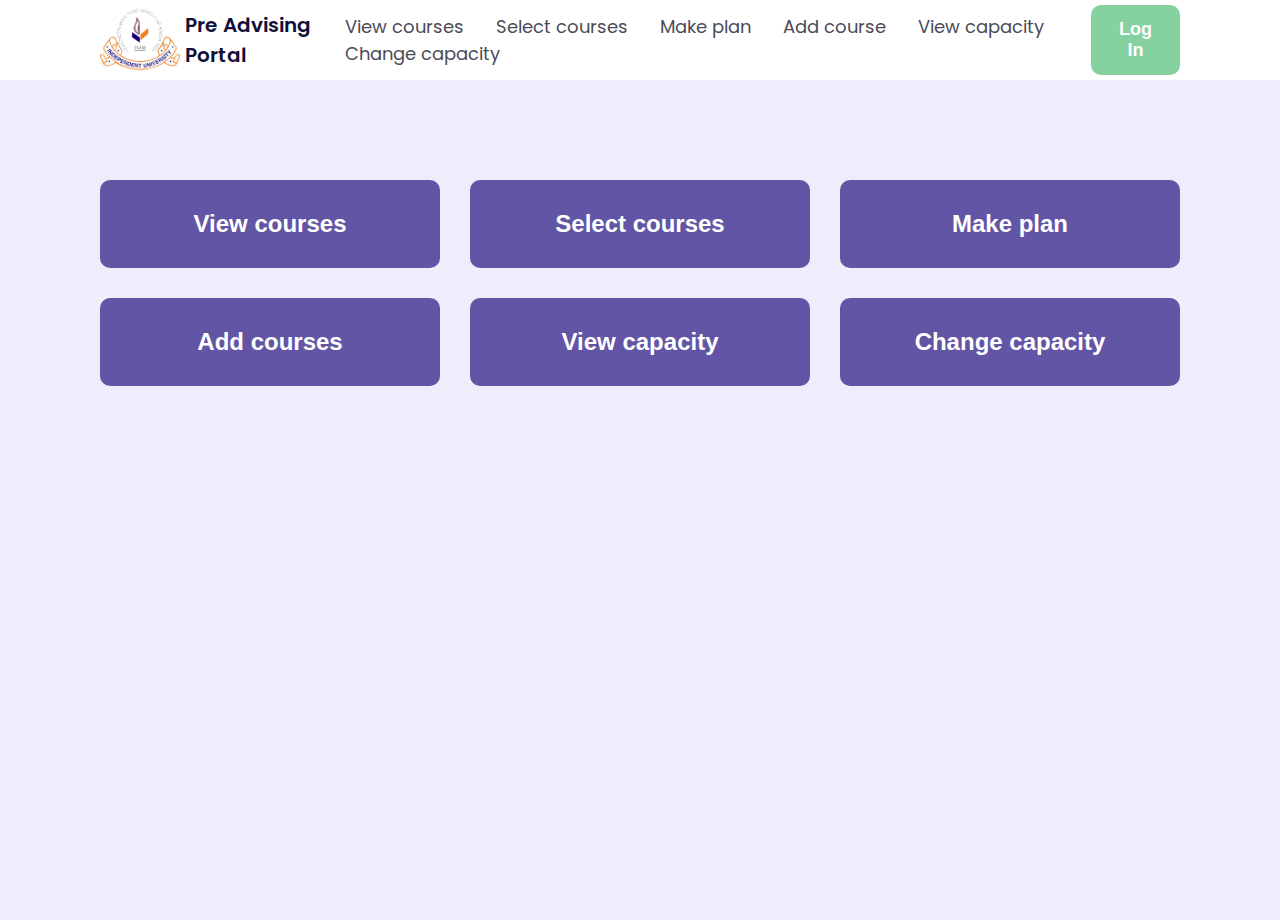
<file: index.html>
<!DOCTYPE html>
<html lang="en">

<head>
    <meta charset="UTF-8">
    <meta http-equiv="X-UA-Compatible" content="IE=edge">
    <meta name="viewport" content="width=device-width, initial-scale=1.0">
    <title>Pre Advising Portal</title>
    <!-- fonts -->
    <link rel="preconnect" href="https://fonts.googleapis.com">
    <link rel="preconnect" href="https://fonts.gstatic.com" crossorigin>
    <link href="https://fonts.googleapis.com/css2?family=Poppins:wght@400;500;600&display=swap" rel="stylesheet">
    <!-- stylesheets -->
    <link rel="stylesheet" href="./css/Navbar.css">
    <link rel="stylesheet" href="./css/common.css">
    <link rel="stylesheet" href="./css/Home.css">
</head>

<body>
    <header>
        <nav class="navbar">
            <a href="/index.html" class="logo-container">
                <img src="./images/iub.png" alt="" />
                <p>Pre Advising Portal</p>
            </a>
            <div class="nav-container">
                <a href="/viewCourses.html">View courses</a>
                <a href="/selectCourses.html">Select courses</a>
                <a href="/makePlan.html">Make plan</a>
                <a href="/addCourses.html">Add course</a>
                <a href="/viewCapacity.html">View capacity</a>
                <a href="/changeCapacity.html">Change capacity</a>
            </div>
            <button>Log In</button>
        </nav>
    </header>
    <main>
        <div class="container">
            <div class="home">
                <button id="viewCourses">View courses</button>
                <button id="selectCourses">Select courses</button>
                <button id="makePlan">Make plan</button>
                <button id="addCourses">Add courses</button>
                <button id="viewCapacity">View capacity</button>
                <button id="changeCapacity">Change capacity</button>
            </div>
        </div>
    </main>
    <script src="./js/Home.js"></script>
</body>

</html>
</file>
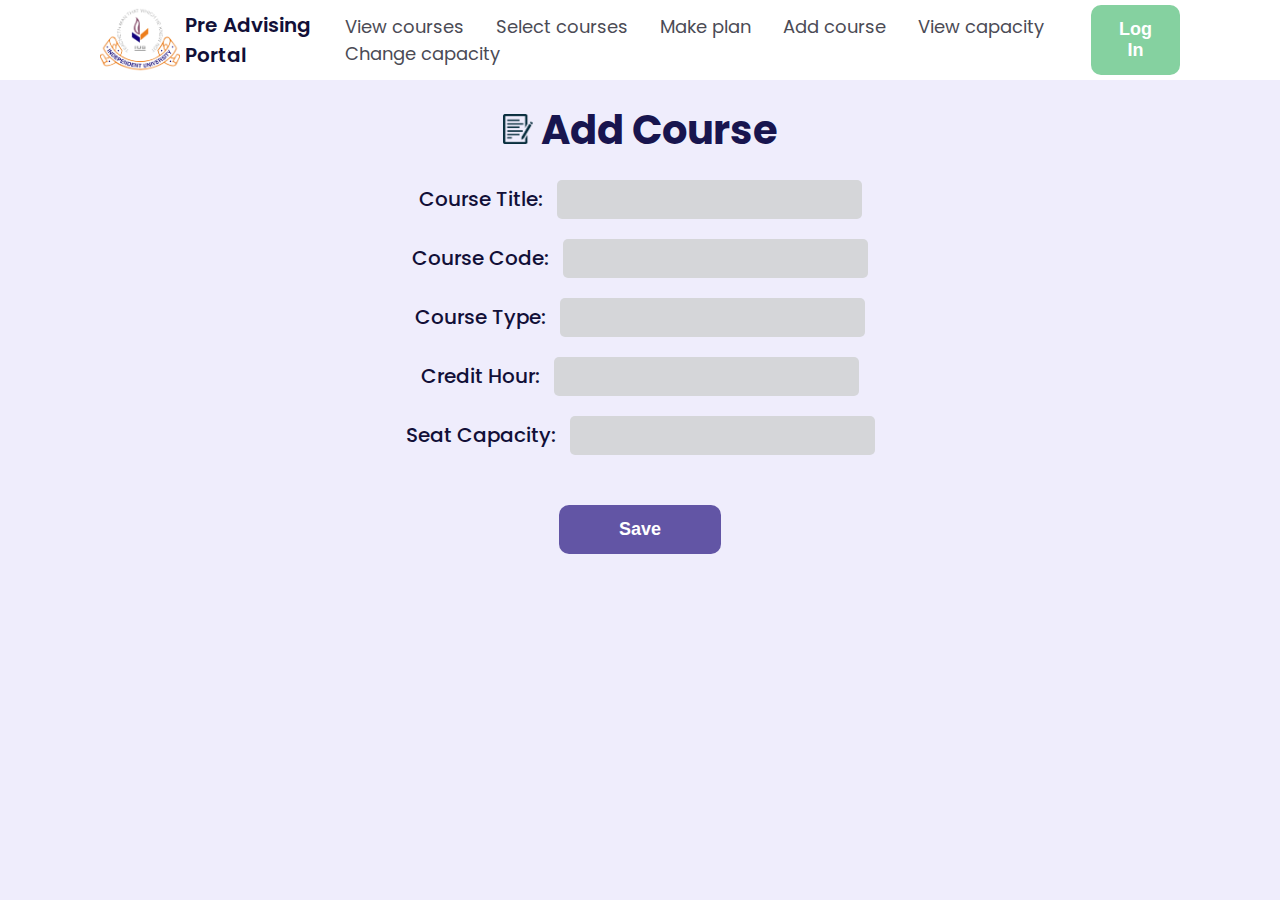
<file: addCourses.html>
<!DOCTYPE html>
<html lang="en">

<head>
    <meta charset="UTF-8">
    <meta http-equiv="X-UA-Compatible" content="IE=edge">
    <meta name="viewport" content="width=device-width, initial-scale=1.0">
    <title>Pre Advising Portal</title>
    <!-- fonts -->
    <link rel="preconnect" href="https://fonts.googleapis.com">
    <link rel="preconnect" href="https://fonts.gstatic.com" crossorigin>
    <link href="https://fonts.googleapis.com/css2?family=Poppins:wght@400;500;600&display=swap" rel="stylesheet">
    <!-- stylesheets -->
    <link rel="stylesheet" href="./css/Navbar.css">
    <link rel="stylesheet" href="./css/common.css">
    <link rel="stylesheet" href="./css/AddCourses.css">
</head>

<body>
    <header>
        <nav class="navbar">
            <a href="/index.html" class="logo-container">
                <img src="./images/iub.png" alt="" />
                <p>Pre Advising Portal</p>
            </a>
            <div class="nav-container">
                <a href="/viewCourses.html">View courses</a>
                <a href="/selectCourses.html">Select courses</a>
                <a href="/makePlan.html">Make plan</a>
                <a href="/addCourses.html">Add course</a>
                <a href="/viewCapacity.html">View capacity</a>
                <a href="/changeCapacity.html">Change capacity</a>
            </div>
            <button>Log In</button>
        </nav>
    </header>
    <main>
        <div class="container-addCourseForm">
            <p class="notify" id="notify">
                ✅ The course has been added
                <img src="images/crossIcon.png" id="crossBtn" alt="" />
            </p>
            <h2><img src="images/courses.jpg" alt="" /> Add Course</h2>
            <div class="addCourseForm">
                <div>
                    <span>Course Title: </span>
                    <input type="text" />
                </div>
                <div>
                    <span>Course Code: </span>
                    <input type="text" />
                </div>
                <div>
                    <span>Course Type: </span>
                    <input type="text" />
                </div>
                <div>
                    <span>Credit Hour: </span>
                    <input type="text" />
                </div>
                <div>
                    <span>Seat Capacity: </span>
                    <input type="text" />
                </div>
                <button onclick="saveAddCourse()">Save</button>
            </div>
        </div>
    </main>

    <script src="./js/AddCour&ChangeCap.js"></script>
</body>

</html>
</file>
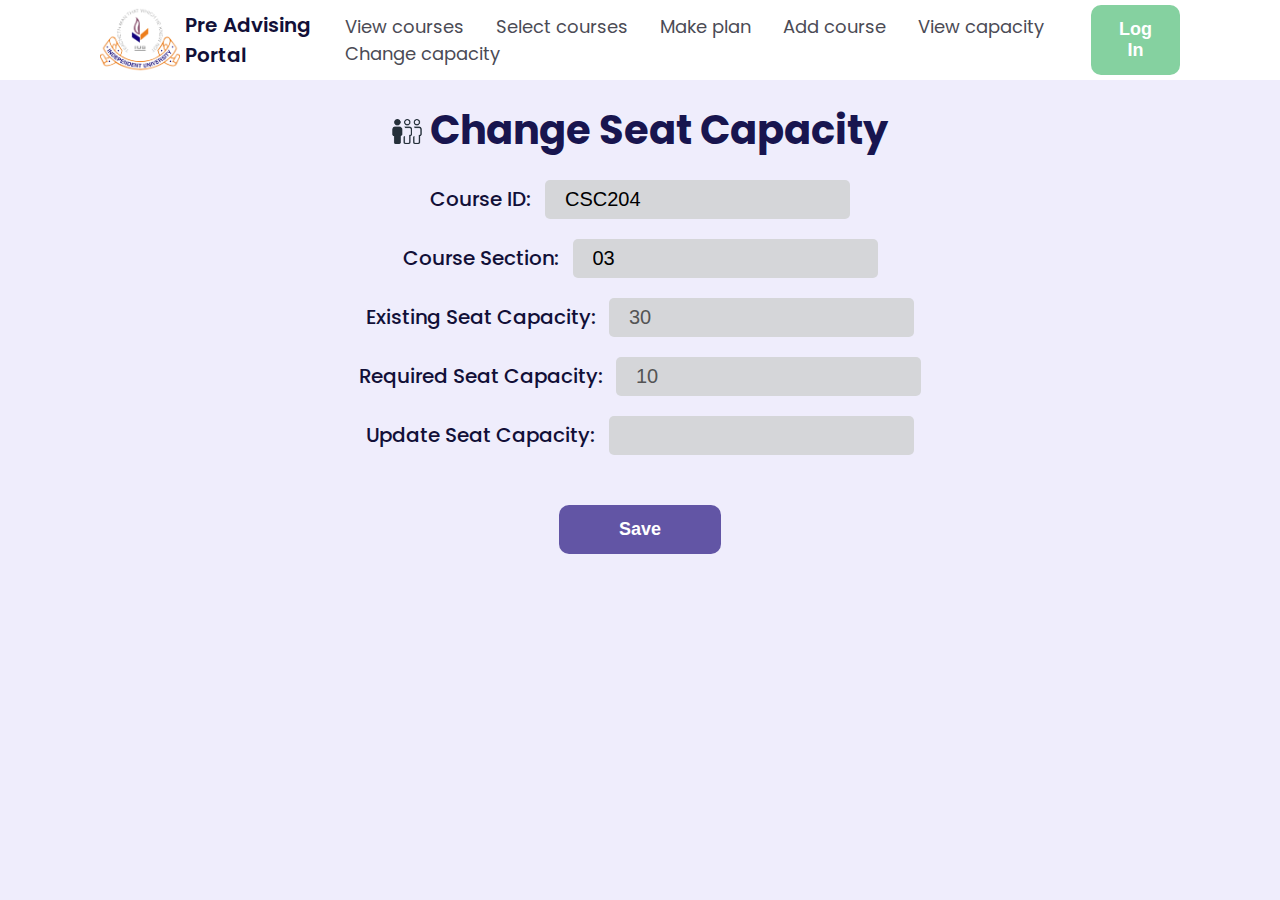
<file: changeCapacity.html>
<!DOCTYPE html>
<html lang="en">

<head>
    <meta charset="UTF-8">
    <meta http-equiv="X-UA-Compatible" content="IE=edge">
    <meta name="viewport" content="width=device-width, initial-scale=1.0">
    <title>Pre Advising Portal</title>
    <!-- fonts -->
    <link rel="preconnect" href="https://fonts.googleapis.com">
    <link rel="preconnect" href="https://fonts.gstatic.com" crossorigin>
    <link href="https://fonts.googleapis.com/css2?family=Poppins:wght@400;500;600&display=swap" rel="stylesheet">
    <!-- stylesheets -->
    <link rel="stylesheet" href="./css/Navbar.css">
    <link rel="stylesheet" href="./css/common.css">
    <link rel="stylesheet" href="./css/AddCourses.css">
</head>

<body>
    <header>
        <nav class="navbar">
            <a href="/index.html" class="logo-container">
                <img src="./images/iub.png" alt="" />
                <p>Pre Advising Portal</p>
            </a>
            <div class="nav-container">
                <a href="/viewCourses.html">View courses</a>
                <a href="/selectCourses.html">Select courses</a>
                <a href="/makePlan.html">Make plan</a>
                <a href="/addCourses.html">Add course</a>
                <a href="/viewCapacity.html">View capacity</a>
                <a href="/changeCapacity.html">Change capacity</a>
            </div>
            <button>Log In</button>
        </nav>
    </header>
    <main>
        <div class="container-addCourseForm">
            <p class="notify" id="notify">
                ✅ The course's seat capacity has been changed
                <img src="images/crossIcon.png" id="crossBtn" alt="" />
            </p>
            <h2><img src="images/seats.png" alt="" /> Change Seat Capacity</h2>
            <div class="addCourseForm">
                <div>
                    <span>Course ID: </span>
                    <input type="text" value="CSC204" />
                </div>
                <div>
                    <span>Course Section: </span>
                    <input type="text" value="03" />
                </div>
                <div>
                    <span>Existing Seat Capacity:</span>
                    <input type="text" value="30" disabled />
                </div>
                <div>
                    <span>Required Seat Capacity:</span>
                    <input type="text" value="10" disabled />
                </div>
                <div>
                    <span>Update Seat Capacity: </span>
                    <input type="text" />
                </div>
                <button onclick="saveAddCourse()">Save</button>
            </div>
        </div>
    </main>

    <script src="./js/AddCour&ChangeCap.js"></script>
</body>

</html>
</file>
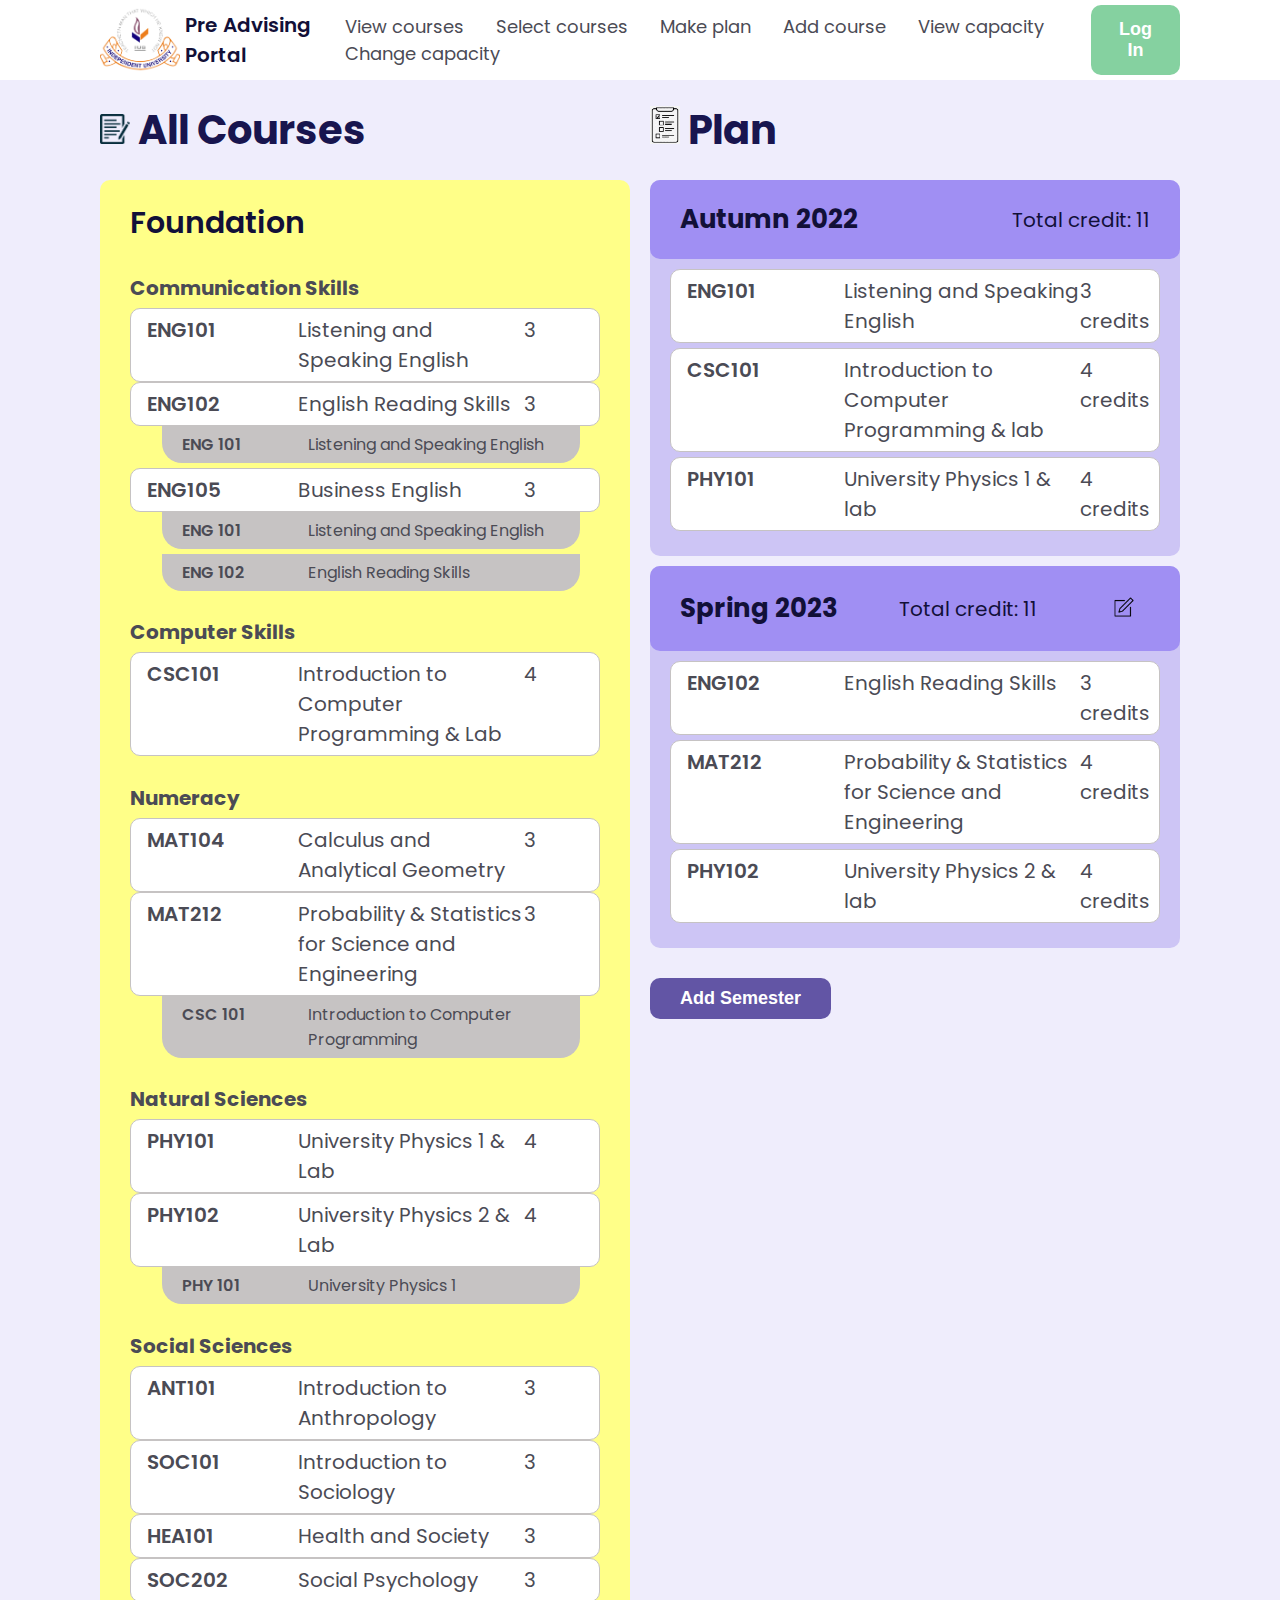
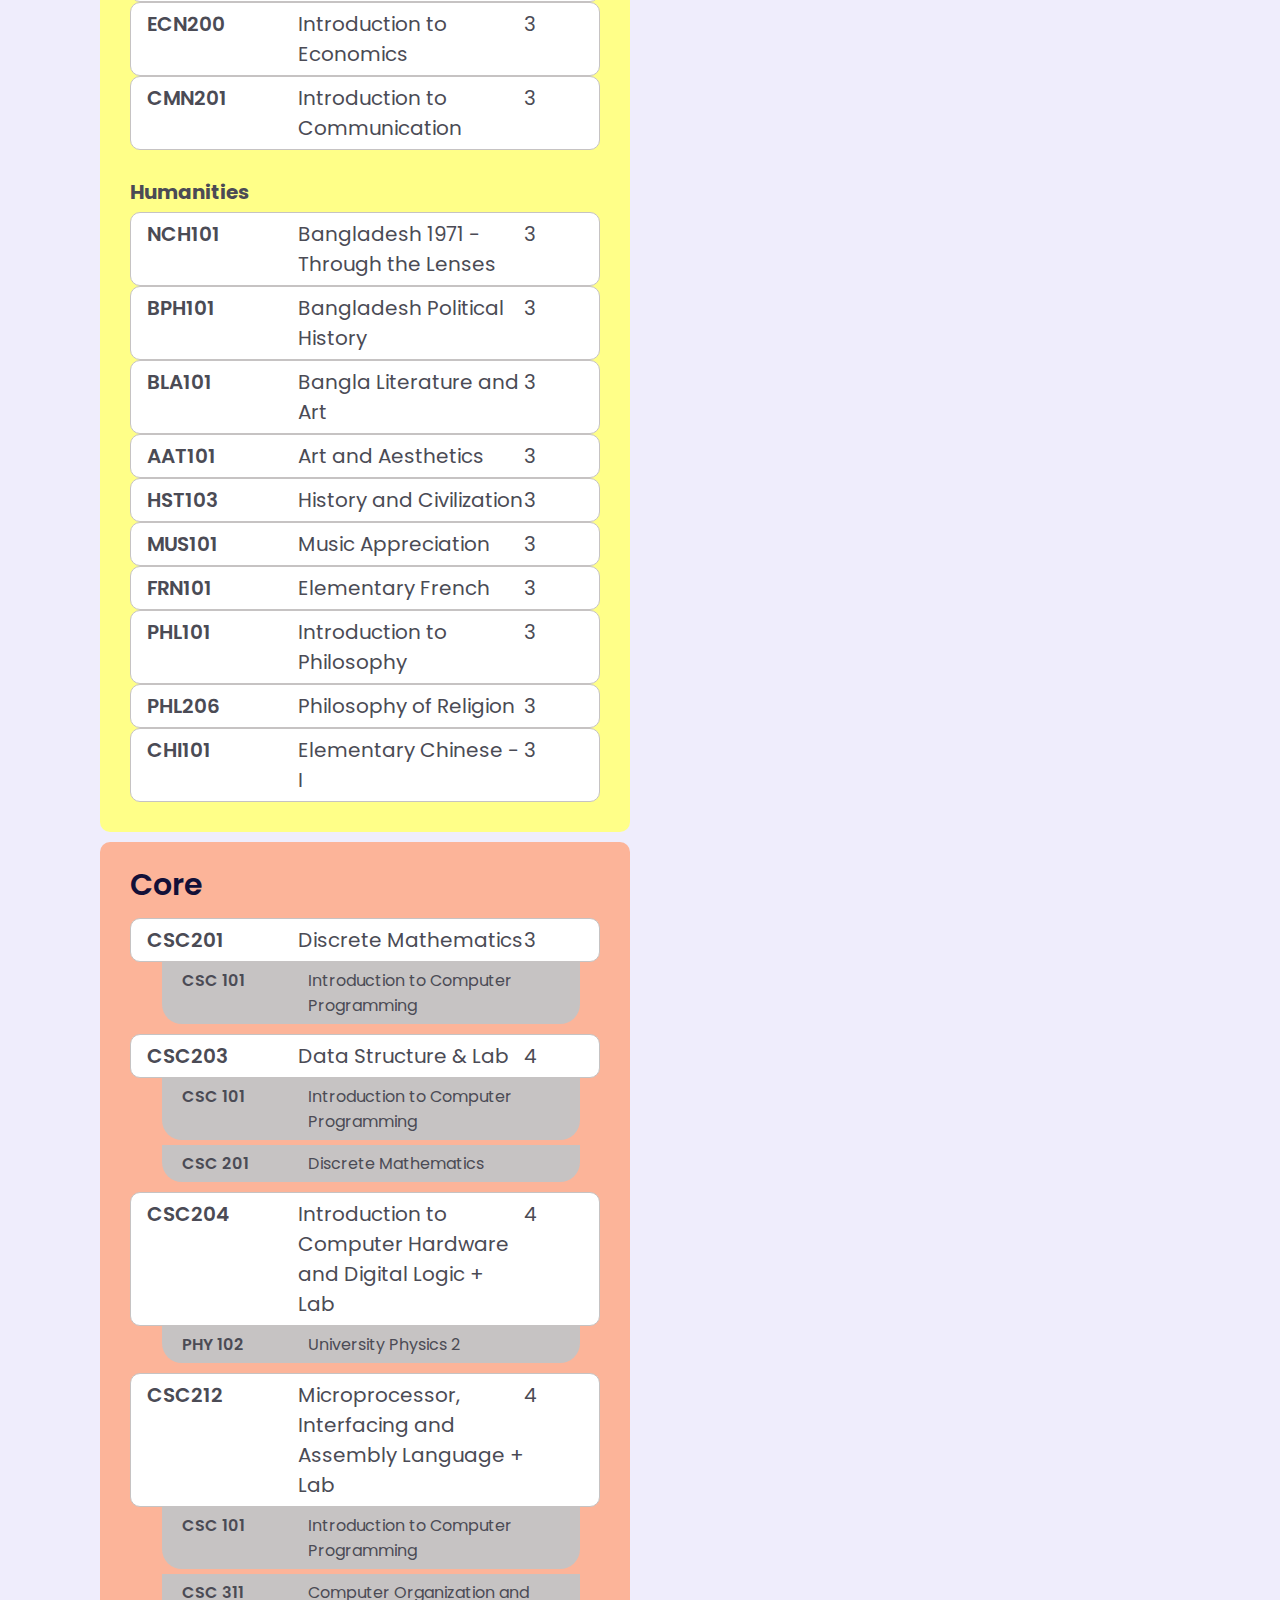
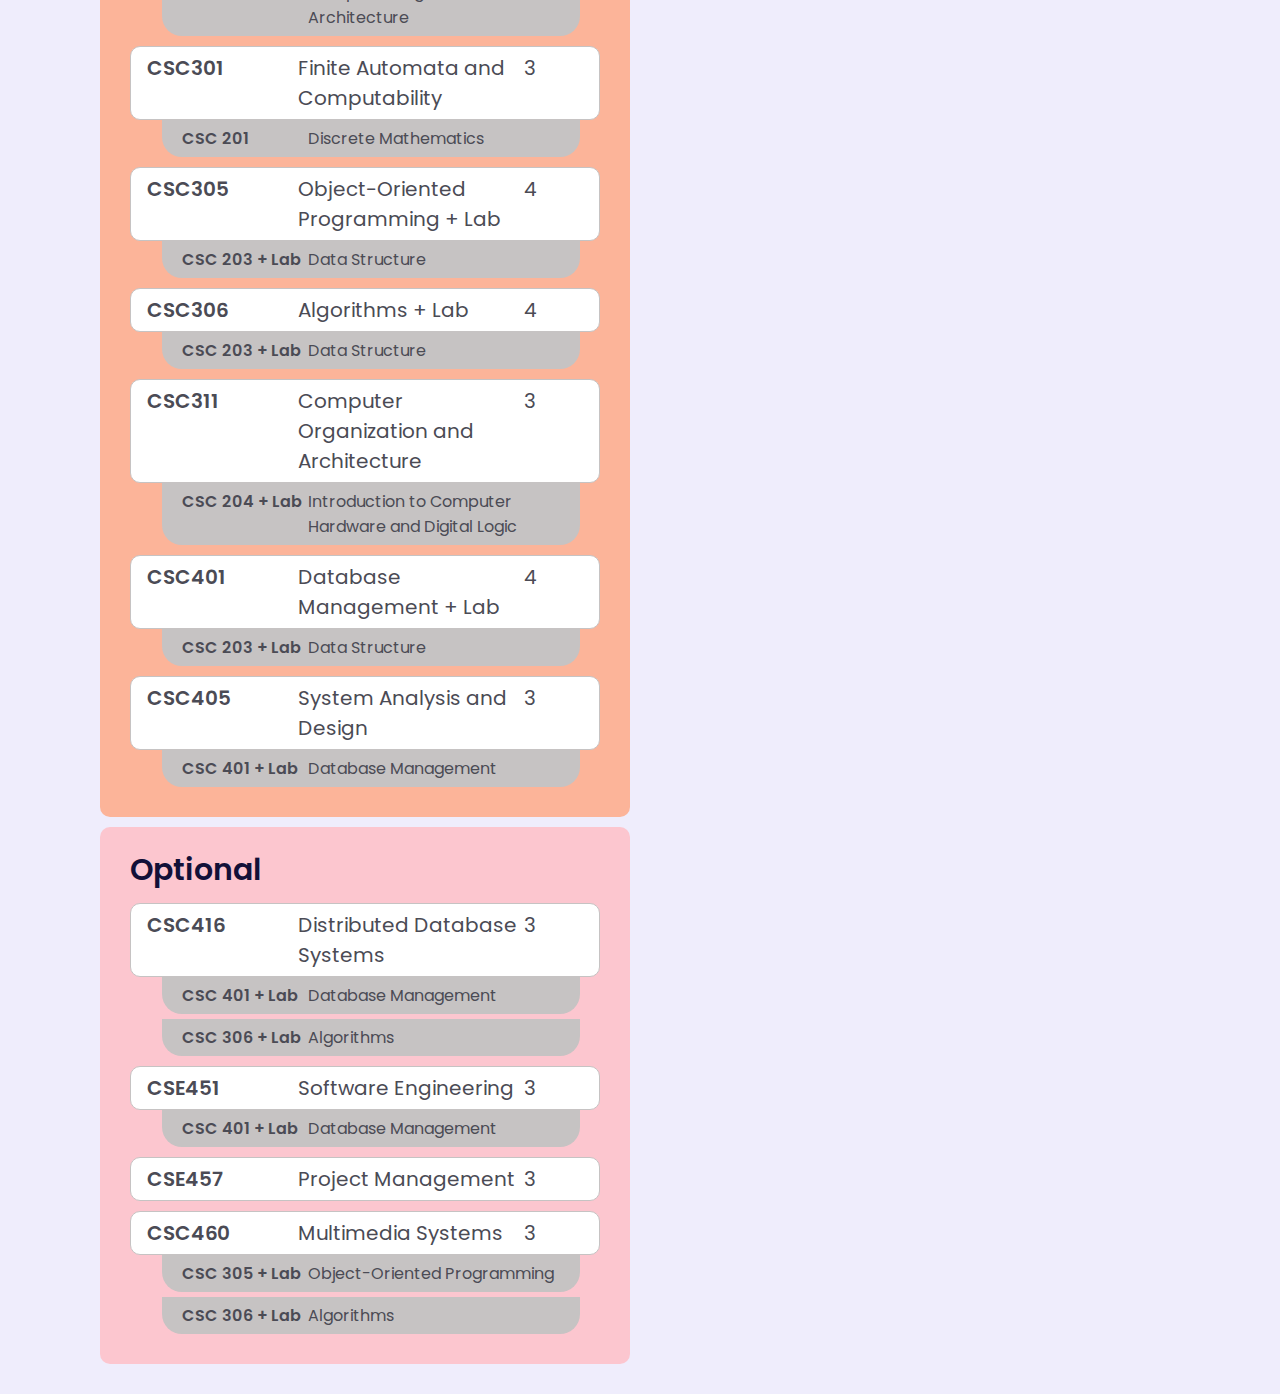
<file: makePlan.html>
<!DOCTYPE html>
<html lang="en">

<head>
    <meta charset="UTF-8">
    <meta http-equiv="X-UA-Compatible" content="IE=edge">
    <meta name="viewport" content="width=device-width, initial-scale=1.0">
    <title>Pre Advising Portal</title>
    <!-- fonts -->
    <link rel="preconnect" href="https://fonts.googleapis.com">
    <link rel="preconnect" href="https://fonts.gstatic.com" crossorigin>
    <link href="https://fonts.googleapis.com/css2?family=Poppins:wght@400;500;600&display=swap" rel="stylesheet">
    <!-- stylesheets -->
    <link rel="stylesheet" href="./css/Navbar.css">
    <link rel="stylesheet" href="./css/common.css">
    <link rel="stylesheet" href="/css/AllCourses.css">
    <link rel="stylesheet" href="/css/Plan.css">
</head>

<body>
    <header>
        <nav class="navbar">
            <a href="/index.html" class="logo-container">
                <img src="./images/iub.png" alt="" />
                <p>Pre Advising Portal</p>
            </a>
            <div class="nav-container">
                <a href="/viewCourses.html">View courses</a>
                <a href="/selectCourses.html">Select courses</a>
                <a href="/makePlan.html">Make plan</a>
                <a href="/addCourses.html">Add course</a>
                <a href="/viewCapacity.html">View capacity</a>
                <a href="/changeCapacity.html">Change capacity</a>
            </div>
            <button>Log In</button>
        </nav>
    </header>
    <main>
        <div class="container">
            <div class="makePlan">
                <div>
                    <h2><img src="images/courses.jpg" alt="" /> All Courses</h2>
                    <!-- all courses -->
                    <div class="allCourses" id="allCourses">
                        <div class="course-type foundation" id="foundation">
                            <h3>Foundation</h3>
                        </div>
                        <div class="course-type core" id="core">
                            <h3>Core</h3>
                        </div>
                        <div class="course-type optional" id="optional">
                            <h3>Optional</h3>
                        </div>
                    </div>
                </div>
                <div>
                    <h2><img src="images/planIcon.png" alt="" /> Plan</h2>

                    <!-- plan -->
                    <div class="plan">
                        <div class="semester">
                            <div class="semester-title">
                                <h4>Autumn 2022</h4>
                                <p>Total credit: <span>11</span></p>
                                <!-- <button onclick="editSelectedCourses()">
                                    <img src="images/editIcon.png" alt="" />
                                </button> -->
                            </div>
                            <div class="semester-courses">
                                <div class="del-course">
                                    <div class="course">
                                        <span class='course-code'>ENG101</span>
                                        <span>Listening and Speaking English</span>
                                        <span class="course-credit">3 credits</span>
                                    </div>
                                    <img src="images/crossIcon.png" class="crossImg" alt="" />
                                </div>
                                <div class="del-course">
                                    <div class="course">
                                        <span class='course-code'>CSC101</span>
                                        <span>Introduction to Computer Programming & lab</span>
                                        <span class="course-credit">4 credits</span>
                                    </div>
                                    <img src="images/crossIcon.png" class="crossImg" alt="" />
                                </div>
                                <div class="del-course">
                                    <div class="course">
                                        <span class='course-code'>PHY101</span>
                                        <span>
                                            University Physics 1 & lab</span>
                                        <span class="course-credit">4 credits</span>
                                    </div>
                                    <img src="images/crossIcon.png" class="crossImg" alt="" />
                                </div>
                                <!-- <div id="selectedCourseButtons">
                                    <button>Save</button>
                                    <button onclick="cancel()">Cancel</button>
                                </div> -->
                            </div>
                        </div>
                        <div class="semester">
                            <div class="semester-title">
                                <h4>Spring 2023</h4>
                                <p>Total credit: <span>11</span></p>
                                <button onclick="editSelectedCourses()">
                                    <img src="images/editIcon.png" alt="" />
                                </button>
                            </div>
                            <div class="semester-courses">
                                <div class="del-course">
                                    <div class="course">
                                        <span class='course-code'>ENG102</span>
                                        <span>English Reading Skills</span>
                                        <span class="course-credit">3 credits</span>
                                    </div>
                                    <img src="images/crossIcon.png" class="crossImg" alt="" />
                                </div>
                                <div class="del-course">
                                    <div class="course">
                                        <span class='course-code'>MAT212</span>
                                        <span>Probability & Statistics for Science and Engineering</span>
                                        <span class="course-credit">4 credits</span>
                                    </div>
                                    <img src="images/crossIcon.png" class="crossImg" alt="" />
                                </div>
                                <div class="del-course">
                                    <div class="course">
                                        <span class='course-code'>PHY102</span>
                                        <span>
                                            University Physics 2 & lab</span>
                                        <span class="course-credit">4 credits</span>
                                    </div>
                                    <img src="images/crossIcon.png" class="crossImg" alt="" />
                                </div>
                                <div id="selectedCourseButtons">
                                    <button>Save</button>
                                    <button onclick="cancel()">Cancel</button>
                                </div>
                            </div>
                        </div>
                        <button>Add Semester</button>
                    </div>
                </div>
            </div>
        </div>
    </main>

    <script src="./js/SelectCourses&Plan.js"></script>
    <script src="/js/dataLoad.js"></script>
</body>

</html>
</file>
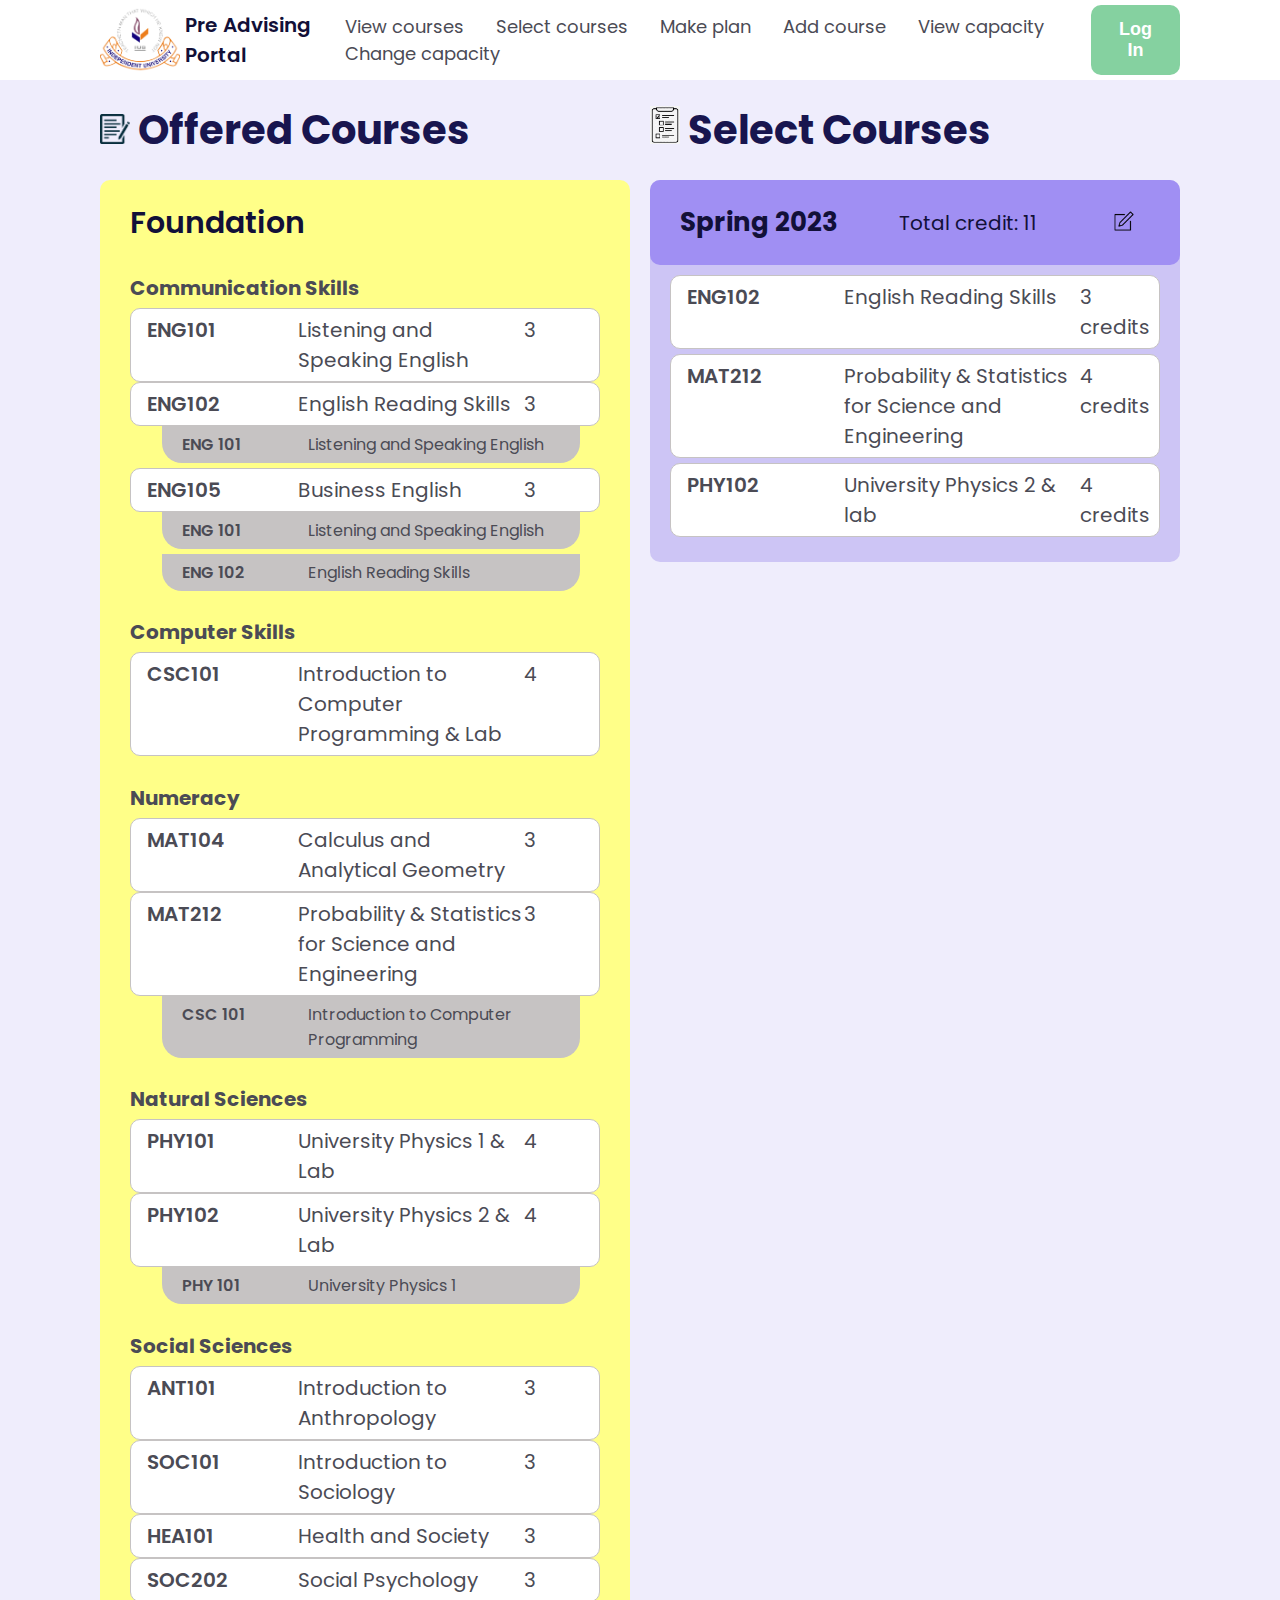
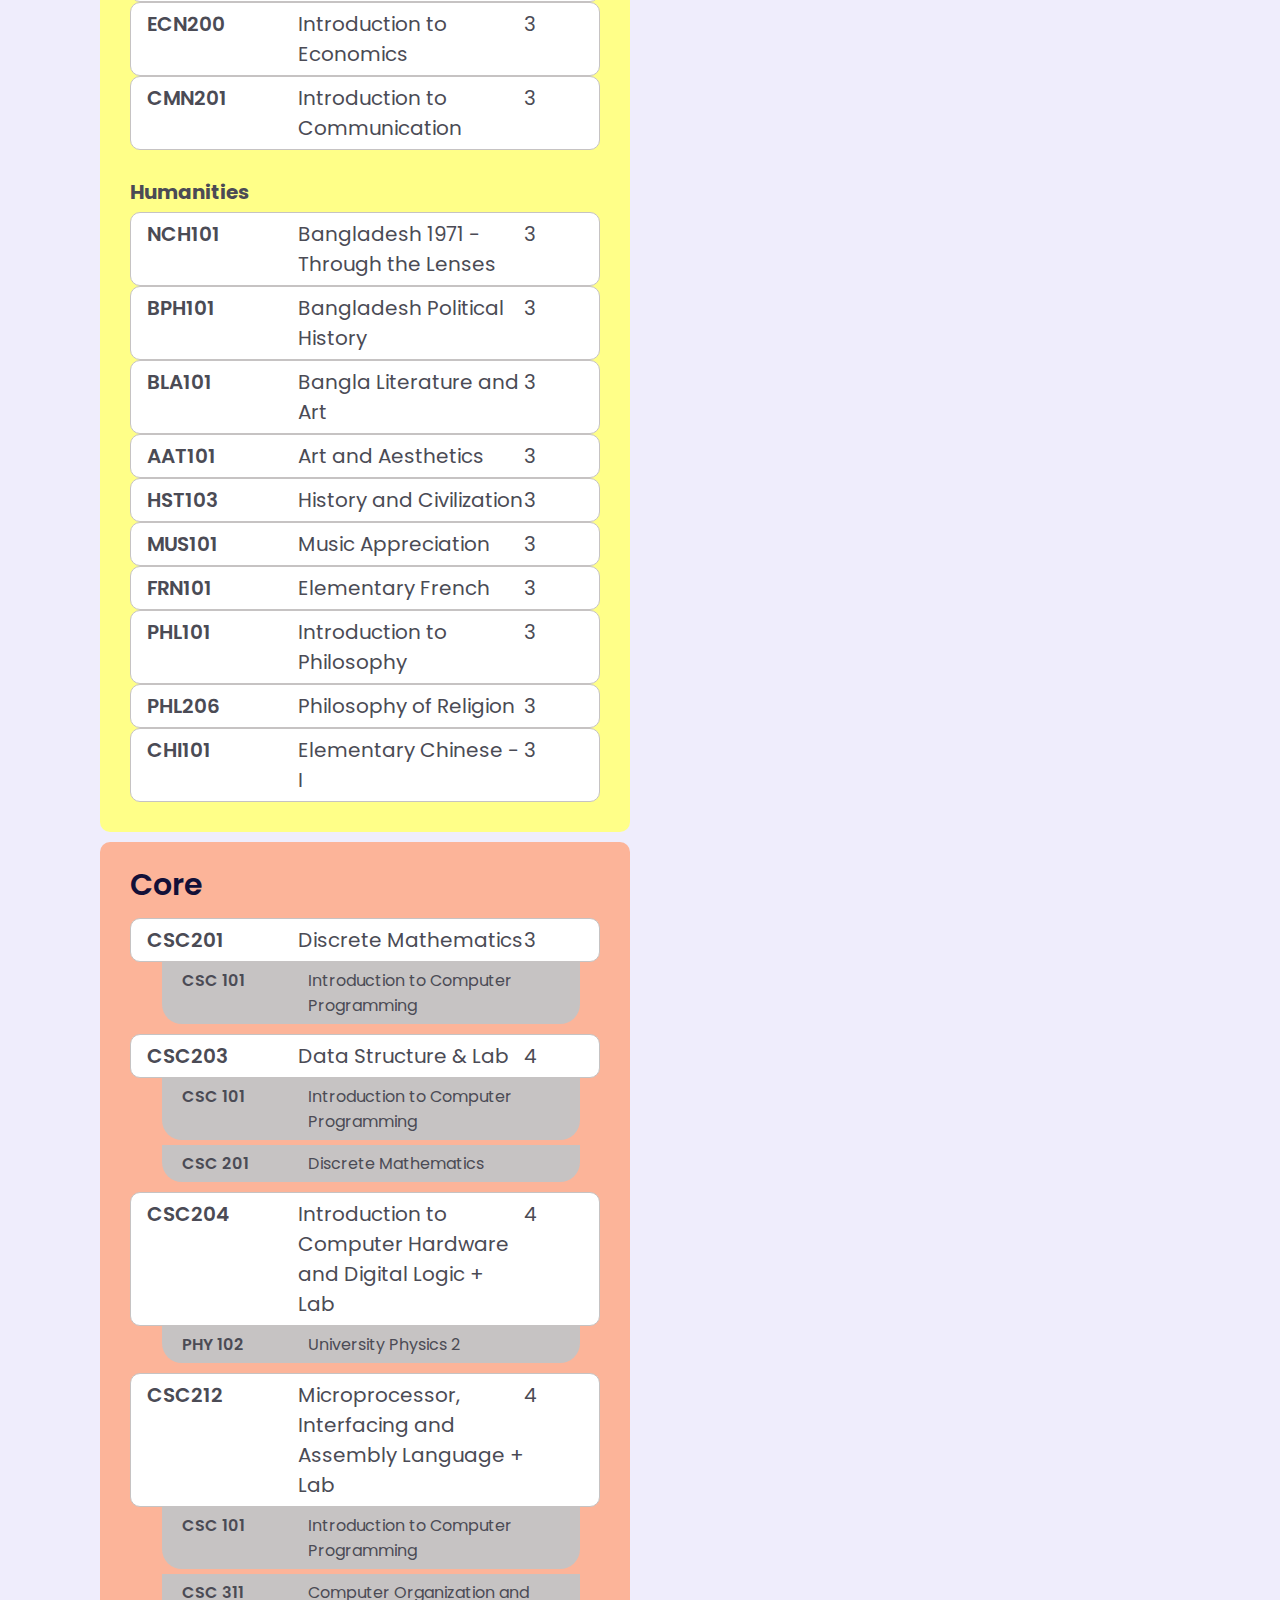
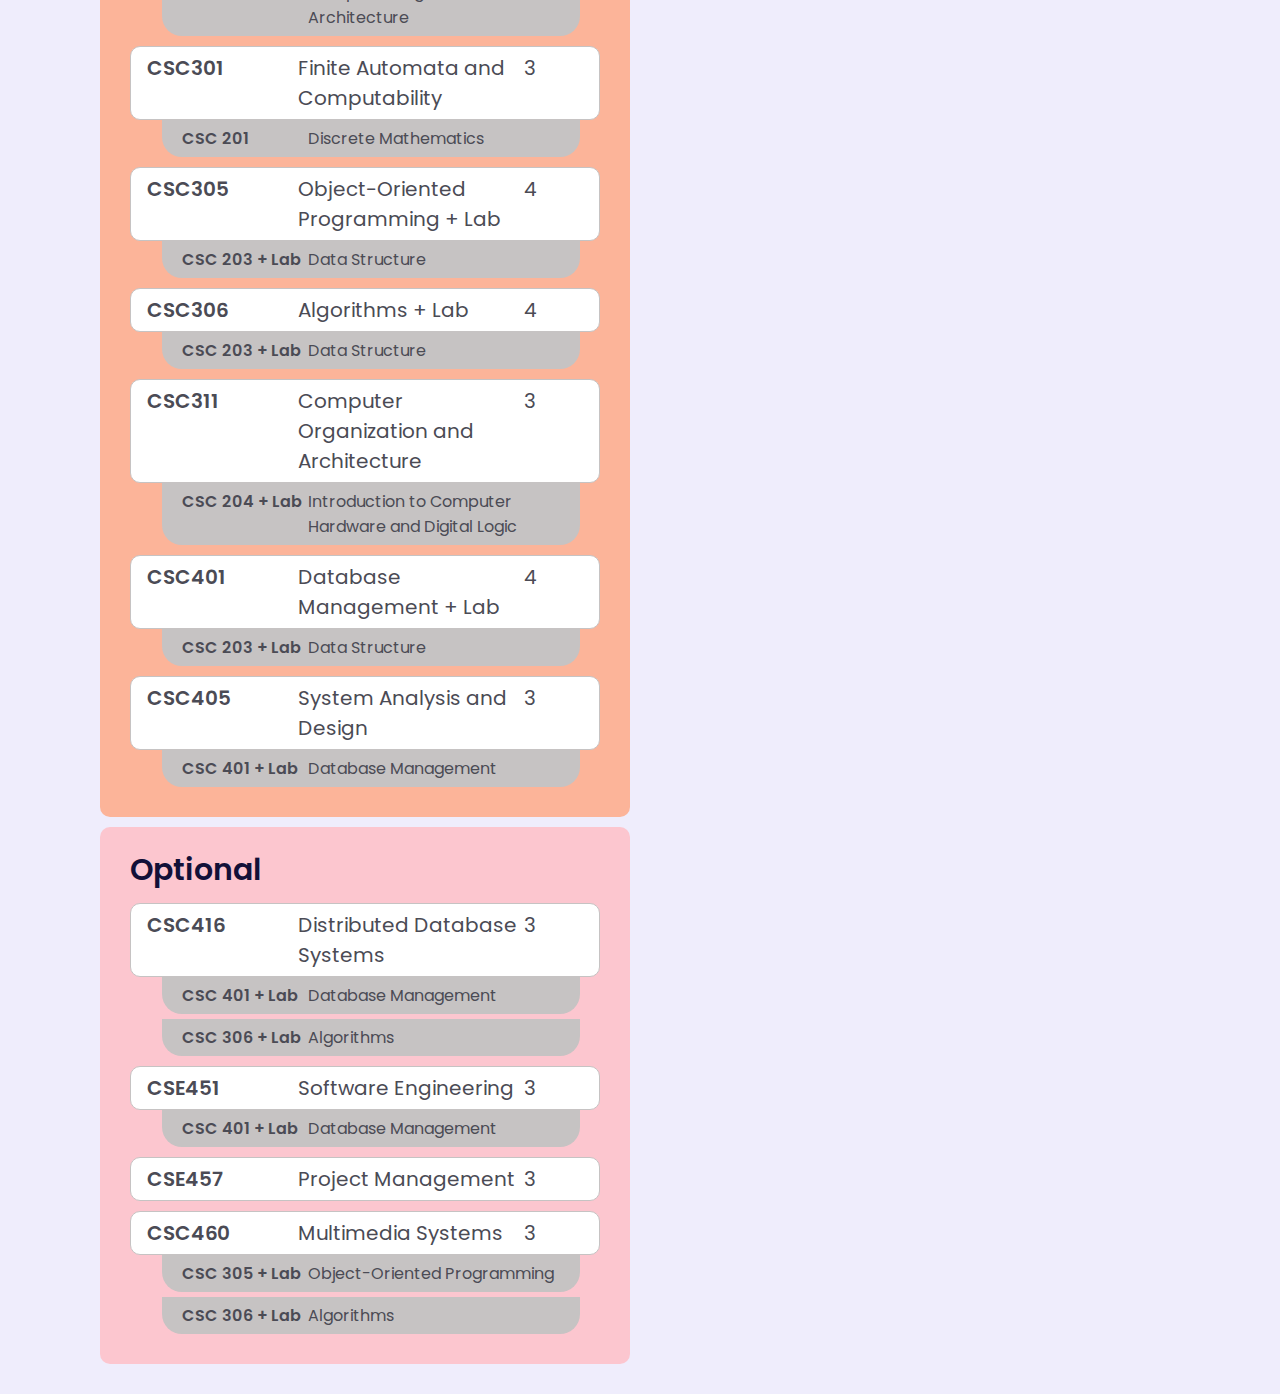
<file: selectCourses.html>
<!DOCTYPE html>
<html lang="en">

<head>
    <meta charset="UTF-8">
    <meta http-equiv="X-UA-Compatible" content="IE=edge">
    <meta name="viewport" content="width=device-width, initial-scale=1.0">
    <title>Pre Advising Portal</title>
    <!-- fonts -->
    <link rel="preconnect" href="https://fonts.googleapis.com">
    <link rel="preconnect" href="https://fonts.gstatic.com" crossorigin>
    <link href="https://fonts.googleapis.com/css2?family=Poppins:wght@400;500;600&display=swap" rel="stylesheet">
    <!-- stylesheets -->
    <link rel="stylesheet" href="/css/Navbar.css">
    <link rel="stylesheet" href="/css/common.css">
    <link rel="stylesheet" href="/css/AllCourses.css">
    <link rel="stylesheet" href="/css/Plan.css">
</head>

<body>
    <header>
        <nav class="navbar">
            <a href="/index.html" class="logo-container">
                <img src="./images/iub.png" alt="" />
                <p>Pre Advising Portal</p>
            </a>
            <div class="nav-container">
                <a href="/viewCourses.html">View courses</a>
                <a href="/selectCourses.html">Select courses</a>
                <a href="/makePlan.html">Make plan</a>
                <a href="/addCourses.html">Add course</a>
                <a href="/viewCapacity.html">View capacity</a>
                <a href="/changeCapacity.html">Change capacity</a>
            </div>
            <button>Log In</button>
        </nav>
    </header>
    <main>
        <div class='container'>
            <div class="makePlan">
                <div>
                    <h2><img src="images/courses.jpg" alt="" /> Offered Courses</h2>
                    <!-- All courses -->
                    <div class="allCourses" id="allCourses">
                        <div class="course-type foundation" id="foundation">
                            <h3>Foundation</h3>
                        </div>
                        <div class="course-type core" id="core">
                            <h3>Core</h3>
                        </div>
                        <div class="course-type optional" id="optional">
                            <h3>Optional</h3>
                        </div>
                    </div>
                </div>
                <div>
                    <h2><img src="images/planIcon.png" alt="" /> Select Courses</h2>
                    <!-- plan -->
                    <div class="plan">
                        <div class="semester">
                            <div class="semester-title">
                                <h4>Spring 2023</h4>
                                <p>Total credit: <span>11</span></p>
                                <button onclick="editSelectedCourses()">
                                    <img src="images/editIcon.png" alt="" />
                                </button>
                            </div>
                            <div class="semester-courses">
                                <div class="del-course">
                                    <div class="course">
                                        <span class='course-code'>ENG102</span>
                                        <span>English Reading Skills</span>
                                        <span class="course-credit">3 credits</span>
                                    </div>
                                    <img src="images/crossIcon.png" class="crossImg" alt="" />
                                </div>
                                <div class="del-course">
                                    <div class="course">
                                        <span class='course-code'>MAT212</span>
                                        <span>Probability & Statistics for Science and Engineering</span>
                                        <span class="course-credit">4 credits</span>
                                    </div>
                                    <img src="images/crossIcon.png" class="crossImg" alt="" />
                                </div>
                                <div class="del-course">
                                    <div class="course">
                                        <span class='course-code'>PHY102</span>
                                        <span>
                                            University Physics 2 & lab</span>
                                        <span class="course-credit">4 credits</span>
                                    </div>
                                    <img src="images/crossIcon.png" class="crossImg" alt="" />
                                </div>
                                <div id="selectedCourseButtons">
                                    <button>Save</button>
                                    <button onclick="cancel()">Cancel</button>
                                </div>
                            </div>
                        </div>
                    </div>
                </div>
            </div>
        </div>
    </main>

    <script src="./js/SelectCourses&Plan.js"></script>
    <script src="./js/dataLoad.js"></script>
</body>

</html>
</file>
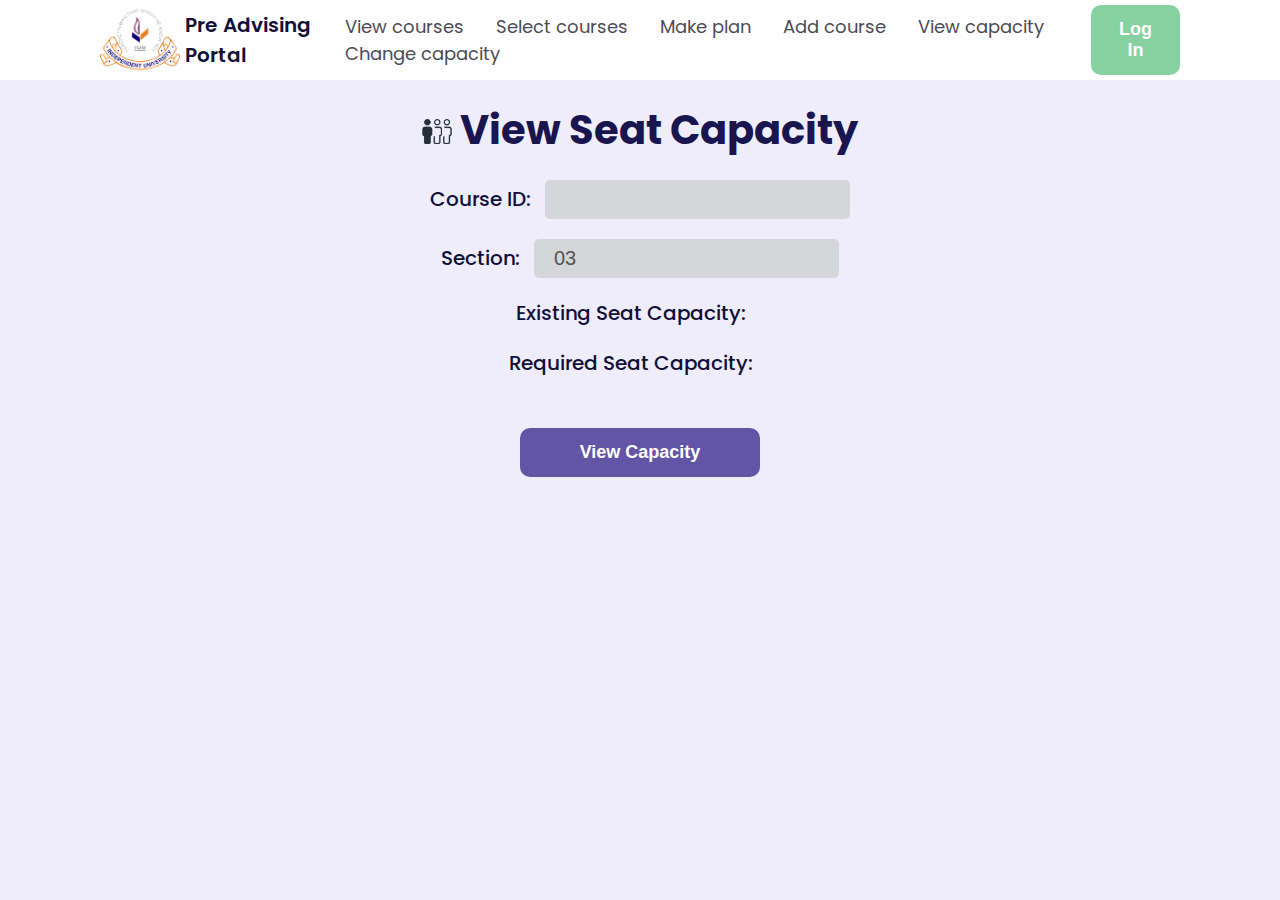
<file: viewCapacity.html>
<!DOCTYPE html>
<html lang="en">

<head>
    <meta charset="UTF-8">
    <meta http-equiv="X-UA-Compatible" content="IE=edge">
    <meta name="viewport" content="width=device-width, initial-scale=1.0">
    <title>Pre Advising Portal</title>
    <!-- fonts -->
    <link rel="preconnect" href="https://fonts.googleapis.com">
    <link rel="preconnect" href="https://fonts.gstatic.com" crossorigin>
    <link href="https://fonts.googleapis.com/css2?family=Poppins:wght@400;500;600&display=swap" rel="stylesheet">
    <!-- stylesheets -->
    <link rel="stylesheet" href="./css/Navbar.css">
    <link rel="stylesheet" href="./css/common.css">
    <link rel="stylesheet" href="./css/AddCourses.css">
</head>

<body>
    <header>
        <nav class="navbar">
            <a href="/index.html" class="logo-container">
                <img src="./images/iub.png" alt="" />
                <p>Pre Advising Portal</p>
            </a>
            <div class="nav-container">
                <a href="/viewCourses.html">View courses</a>
                <a href="/selectCourses.html">Select courses</a>
                <a href="/makePlan.html">Make plan</a>
                <a href="/addCourses.html">Add course</a>
                <a href="/viewCapacity.html">View capacity</a>
                <a href="/changeCapacity.html">Change capacity</a>
            </div>
            <button>Log In</button>
        </nav>
    </header>
    <main>
        <div class="container-addCourseForm">
            <h2><img src="images/seats.png" alt="" /> View Seat Capacity</h2>
            <div class="addCourseForm">
                <div>
                    <span>Course ID: </span>
                    <input type="text" id="capacityID" />
                </div>
                <div>
                    <span>Section: </span>
                    <input type="text" id="sectionID" value="03" disabled />
                </div>
                <div>
                    <span>Existing Seat Capacity: <span id="capacityExisting"></span> </span>
                </div>
                <div>
                    <span>Required Seat Capacity: <span id="capacityRequired"></span> </span>
                </div>
                <button onclick="viewCapacityBtn()">View Capacity</button>
            </div>
        </div>
    </main>

    <script src="/js/viewCapacity.js"></script>
</body>

</html>
</file>
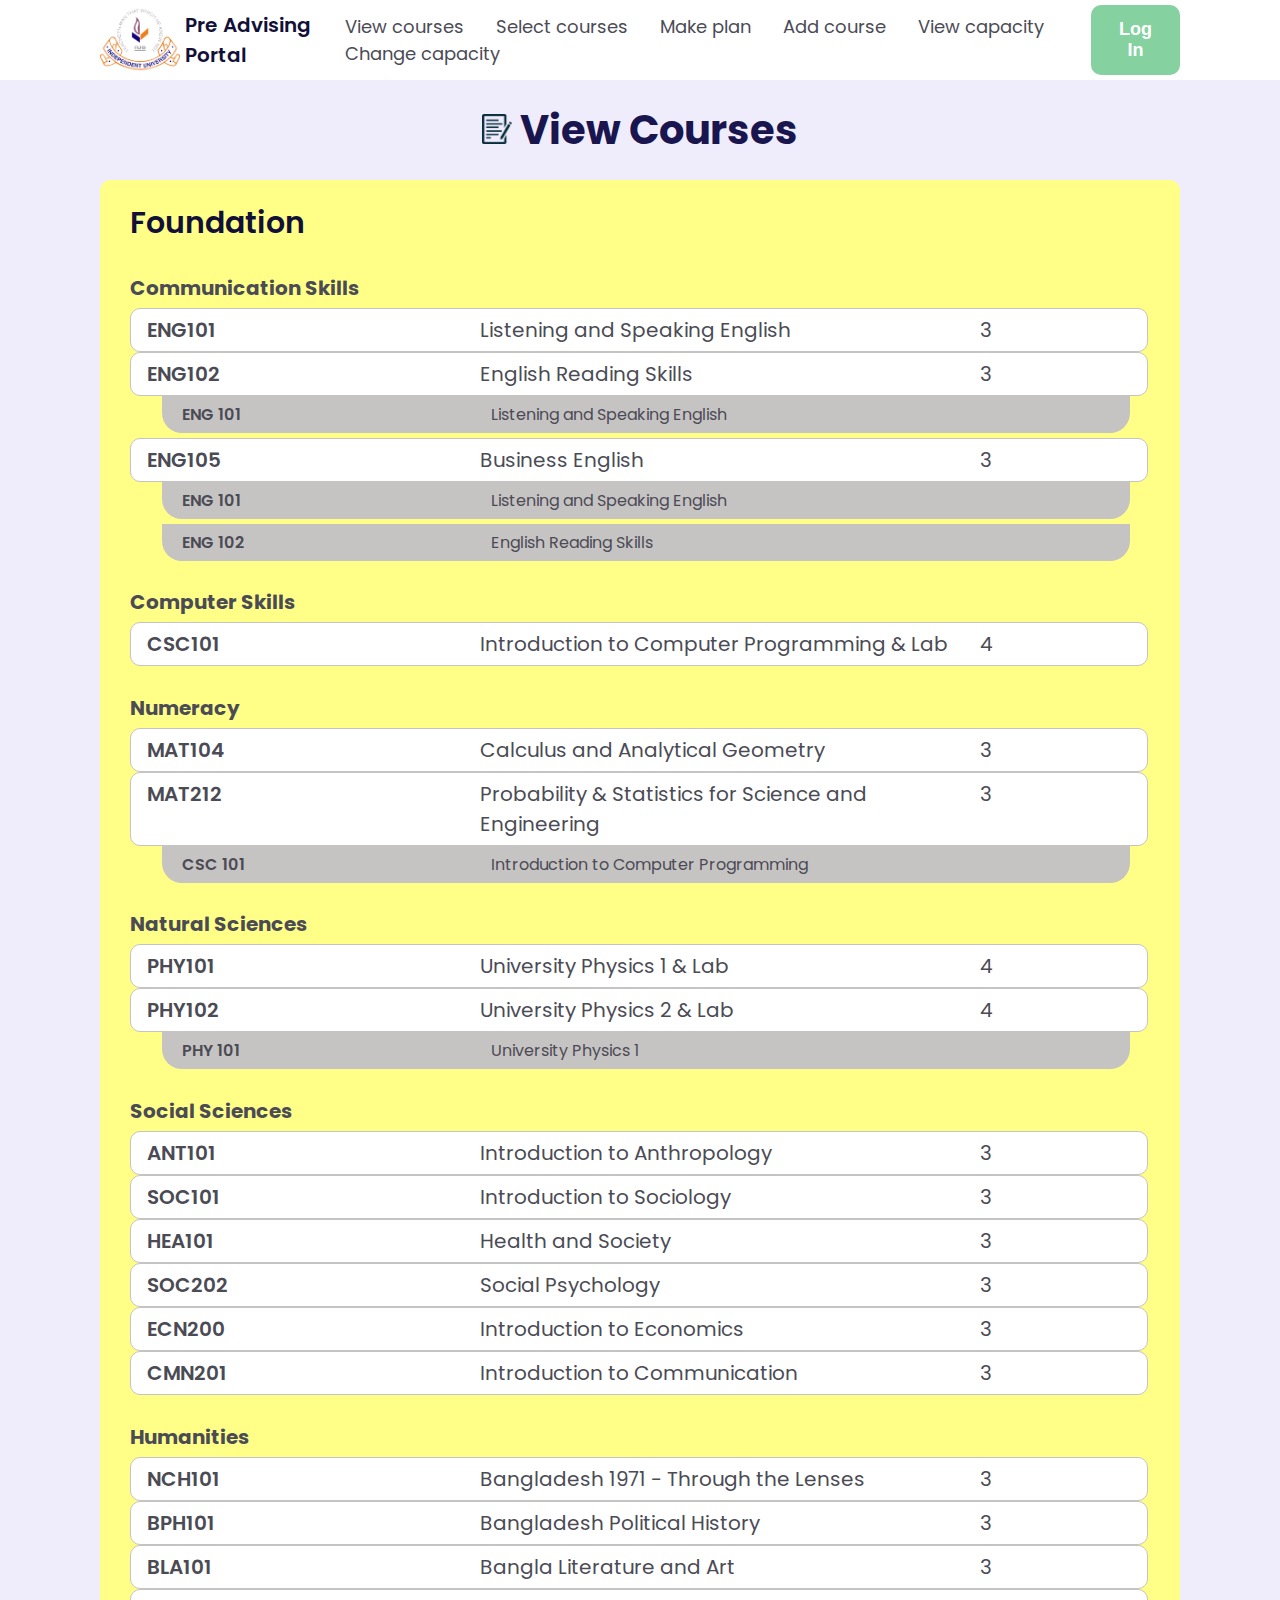
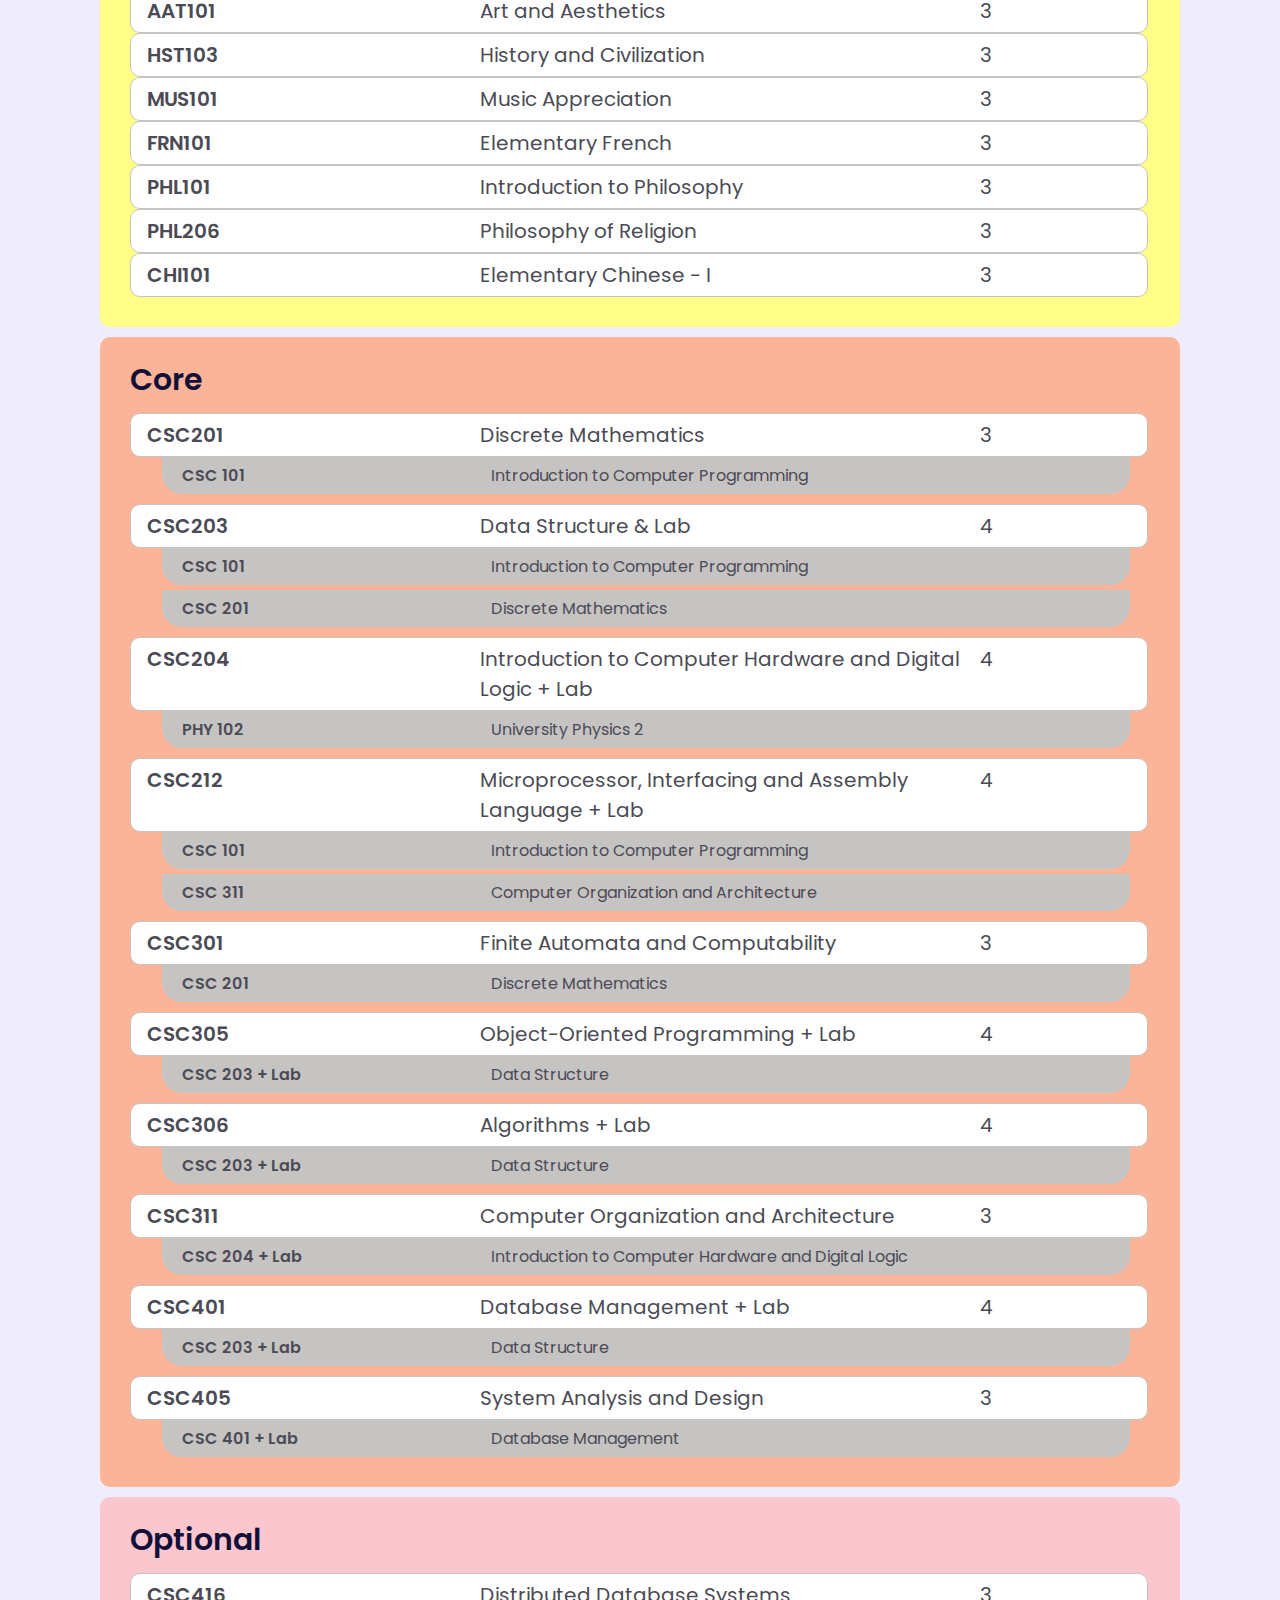
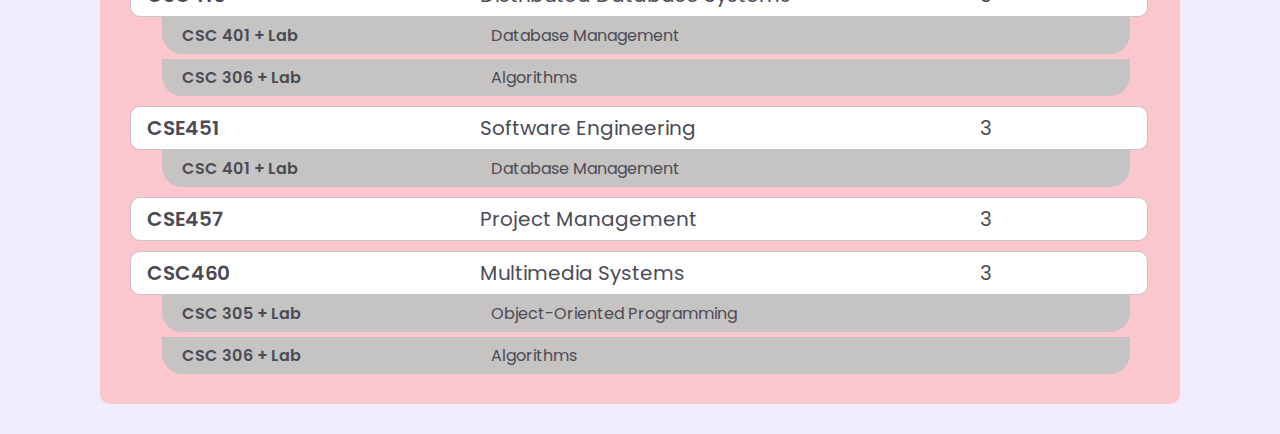
<file: viewCourses.html>
<!DOCTYPE html>
<html lang="en">

<head>
    <meta charset="UTF-8">
    <meta http-equiv="X-UA-Compatible" content="IE=edge">
    <meta name="viewport" content="width=device-width, initial-scale=1.0">
    <title>Pre Advising Portal</title>
    <!-- fonts -->
    <link rel="preconnect" href="https://fonts.googleapis.com">
    <link rel="preconnect" href="https://fonts.gstatic.com" crossorigin>
    <link href="https://fonts.googleapis.com/css2?family=Poppins:wght@400;500;600&display=swap" rel="stylesheet">
    <!-- stylesheets -->
    <link rel="stylesheet" href="./css/Navbar.css">
    <link rel="stylesheet" href="./css/common.css">
    <link rel="stylesheet" href="./css/AllCourses.css">
</head>

<body>
    <header>
        <nav class="navbar">
            <a href="/index.html" class="logo-container">
                <img src="./images/iub.png" alt="" />
                <p>Pre Advising Portal</p>
            </a>
            <div class="nav-container">
                <a href="/viewCourses.html">View courses</a>
                <a href="/selectCourses.html">Select courses</a>
                <a href="/makePlan.html">Make plan</a>
                <a href="/addCourses.html">Add course</a>
                <a href="/viewCapacity.html">View capacity</a>
                <a href="/changeCapacity.html">Change capacity</a>
            </div>
            <button>Log In</button>
        </nav>
    </header>
    <main>
        <div class="container">
            <h2><img src="./images/courses.jpg" alt=""> View Courses</h2>
            <!-- All Courses -->
            <div class="allCourses" id="allCourses">
                <div class="course-type foundation" id="foundation">
                    <h3>Foundation</h3>
                    <!-- <div class="courses">
                        <div class="add-course">
                            <input type="checkbox" name="" id="" />
                            <div class="course">
                                <span class="course-code" id="courseCode">CSE301</span>
                                <span id="courseTitle">Database</span>
                                <span id="courseCredit">3 credits</span>
                            </div>
                        </div>
                        <div class="prerequisite">
                            <span class="course-code">CSC101</span>
                            <span>Fundamental coding</span>
                        </div>
                    </div> -->
                </div>
                <div class="course-type core" id="core">
                    <h3>Core</h3>
                </div>
                <div class="course-type optional" id="optional">
                    <h3>Optional</h3>
                </div>
            </div>
        </div>
    </main>

    <script src="/js/dataLoad.js"></script>
</body>

</html>
</file>
<file: css/Navbar.css>
.navbar {
    background-color: #FFFFFF;
    height: 80px;
    display: flex;
    align-items: center;
    justify-content: space-between;
    padding: 0 100px;
}

.navbar img {
    width: 80px;
}

.navbar a {
    color: #4b4b55;
    text-decoration: none;
    font-size: 18px;
}

.logo-container {
    display: flex;
    align-items: center;
}

.logo-container p {
    font-size: 20px;
    font-weight: 600;
    margin-left: 5px;
    color: #121038;
}

.nav-container>a {
    padding: 0 14px;
}

.nav-container>a:hover {
    color: #FFFFFF;
    background-color: #6255A5;
    padding: 28px 14px;
}

.navbar button {
    background-color: #85D1A0;
    color: #FFFFFF;
    font-size: 18px;
    font-weight: bold;
    border: none;
    border-radius: 10px;
    padding: 14px 22px;
    cursor: pointer;
}

.navbar button:hover {
    background-color: #92e6af;
    color: #121038;
}
</file>
<file: css/common.css>
body {
    margin: 0;
    padding: 0;
    font-family: 'Poppins', sans-serif;
}

.container {
    background-color: #efedfc;
    min-height: calc(100vh - 80px);
    padding: 0 100px 20px;
    text-align: center;
}

h2 {
    font-size: 40px;
    font-weight: 700;
    color: #18154f;
    margin-top: 0;
    margin-bottom: 20px;
    padding-top: 20px;
}

h2>img {
    width: 30px;
}

.makePlan {
    display: grid;
    grid-template-columns: repeat(2, 1fr);
    gap: 20px;
    font-size: 20px;
    color: #4b4b55;
    text-align: left;
}

.makePlan h2 {
    font-size: 40px;
}
</file>
<file: css/Home.css>
.home {
    display: grid;
    grid-template-columns: repeat(3, 1fr);
    gap: 30px;
    padding: 100px 0;
}

.home button {
    background-color: #6255A5;
    color: #FFFFFF;
    font-size: 24px;
    font-weight: bold;
    border: none;
    border-radius: 10px;
    padding: 30px;
    cursor: pointer;
}

.home button:hover {
    background-color: #8572e7;
    color: #121038;
}
</file>
<file: css/AddCourses.css>
.container-addCourseForm {
    background-color: #efedfc;
    height: calc(100vh - 80px);
    display: flex;
    flex-direction: column;
    align-items: center;
}

.notify {
    color: #fff;
    text-align: center;
    margin: 0 auto;
    background: #85D1A0;
    margin: 20px 0 10px;
    border-radius: 15px;
    padding: 5px 80px;
    display: none;
}

.notify img {
    width: 12px;
    margin-left: 10px;
    cursor: pointer;
}

.addCourseForm {
    text-align: center;
}

.addCourseForm>div {
    margin-bottom: 20px;
}

.addCourseForm span {
    color: #121038;
    font-size: 20px;
    font-weight: 500;
    margin-right: 10px;
}

.addCourseForm input {
    background-color: #d5d6d9;
    font-size: 20px;
    padding: 8px 20px;
    border: none;
    border-radius: 5px;
}

.addCourseForm button {
    background-color: #6255A5;
    color: #FFFFFF;
    font-size: 18px;
    font-weight: bold;
    border: none;
    border-radius: 10px;
    padding: 14px 60px;
    cursor: pointer;
    margin: 30px auto 0;
}

.addCourseForm button:hover {
    background-color: #8572e7;
    color: #121038;
}
</file>
<file: css/Plan.css>
.semester {
    background-color: #cdc5f5;
    margin-bottom: 10px;
    border-radius: 10px;
}

.semester-title {
    display: flex;
    justify-content: space-between;
    align-items: center;
    color: #121038;
    background-color: #a08ff3;
    padding: 20px 30px;
    border-radius: 10px;
}

.semester-title h4 {
    font-size: 26px;
    margin: 0;
}

.semester-title p {
    margin: 0;
}

.semester-title>button {
    background-color: #a08ff3;
    border: 0;
}

.semester img {
    width: 40px;
    cursor: pointer;
}

.semester-courses {
    padding: 10px 20px 20px;

}

.del-course {
    display: flex;
    align-items: center;
    margin-bottom: 5px;
}

.del-course>img {
    display: none;
    /* visibility: hidden; */
    width: 3%;
    height: 24px;
    cursor: pointer;
    margin-left: 10px;
}

#selectedCourseButtons {
    display: flex;
    justify-content: space-evenly;
    display: none;
}

.plan>button,
#selectedCourseButtons button {
    background-color: #6255A5;
    color: #FFFFFF;
    font-size: 18px;
    font-weight: bold;
    border: none;
    border-radius: 10px;
    padding: 10px 30px;
    cursor: pointer;
    margin-top: 20px;
}
</file>
<file: css/AllCourses.css>
.allCourses {
    text-align: left;
    color: #4b4b55;
}

.course-type {
    padding: 20px 30px;
    margin-bottom: 10px;
    border-radius: 10px;
}

.foundation {
    background-color: #ffff88;
}

.core {
    background-color: #fcb499;
}

.optional {
    background-color: #fcc6cf;
}

.course-type h3 {
    font-size: 30px;
    font-weight: 600;
    color: #121038;
    margin-top: 0;
    margin-bottom: 10px;
}

.course-type h4 {
    margin-bottom: 5px;
    font-size: 20px;
}

.courses {
    margin-bottom: 10px;
}

.add-course {
    display: flex;
}

.add-course>input {
    display: none;
    /* visibility: hidden; */
    width: 3%;
    margin-right: 5px;
}

.course {
    font-size: 20px;
    background-color: #FFFFFF;
    padding: 6px 0 6px 16px;
    border-radius: 10px;
    border: 1px solid #c6c3c3;
    display: grid;
    grid-template-columns: 2fr 3fr 1fr;
    width: 98%;
}

.course-code {
    font-weight: 600;
}

.prerequisite {
    font-size: 16px;
    background-color: #c6c3c3;
    padding: 6px 20px;
    margin: 0 20px 5px 32px;
    border-bottom-left-radius: 20px;
    border-bottom-right-radius: 20px;
    display: grid;
    grid-template-columns: 2fr 4fr;
}
</file>
